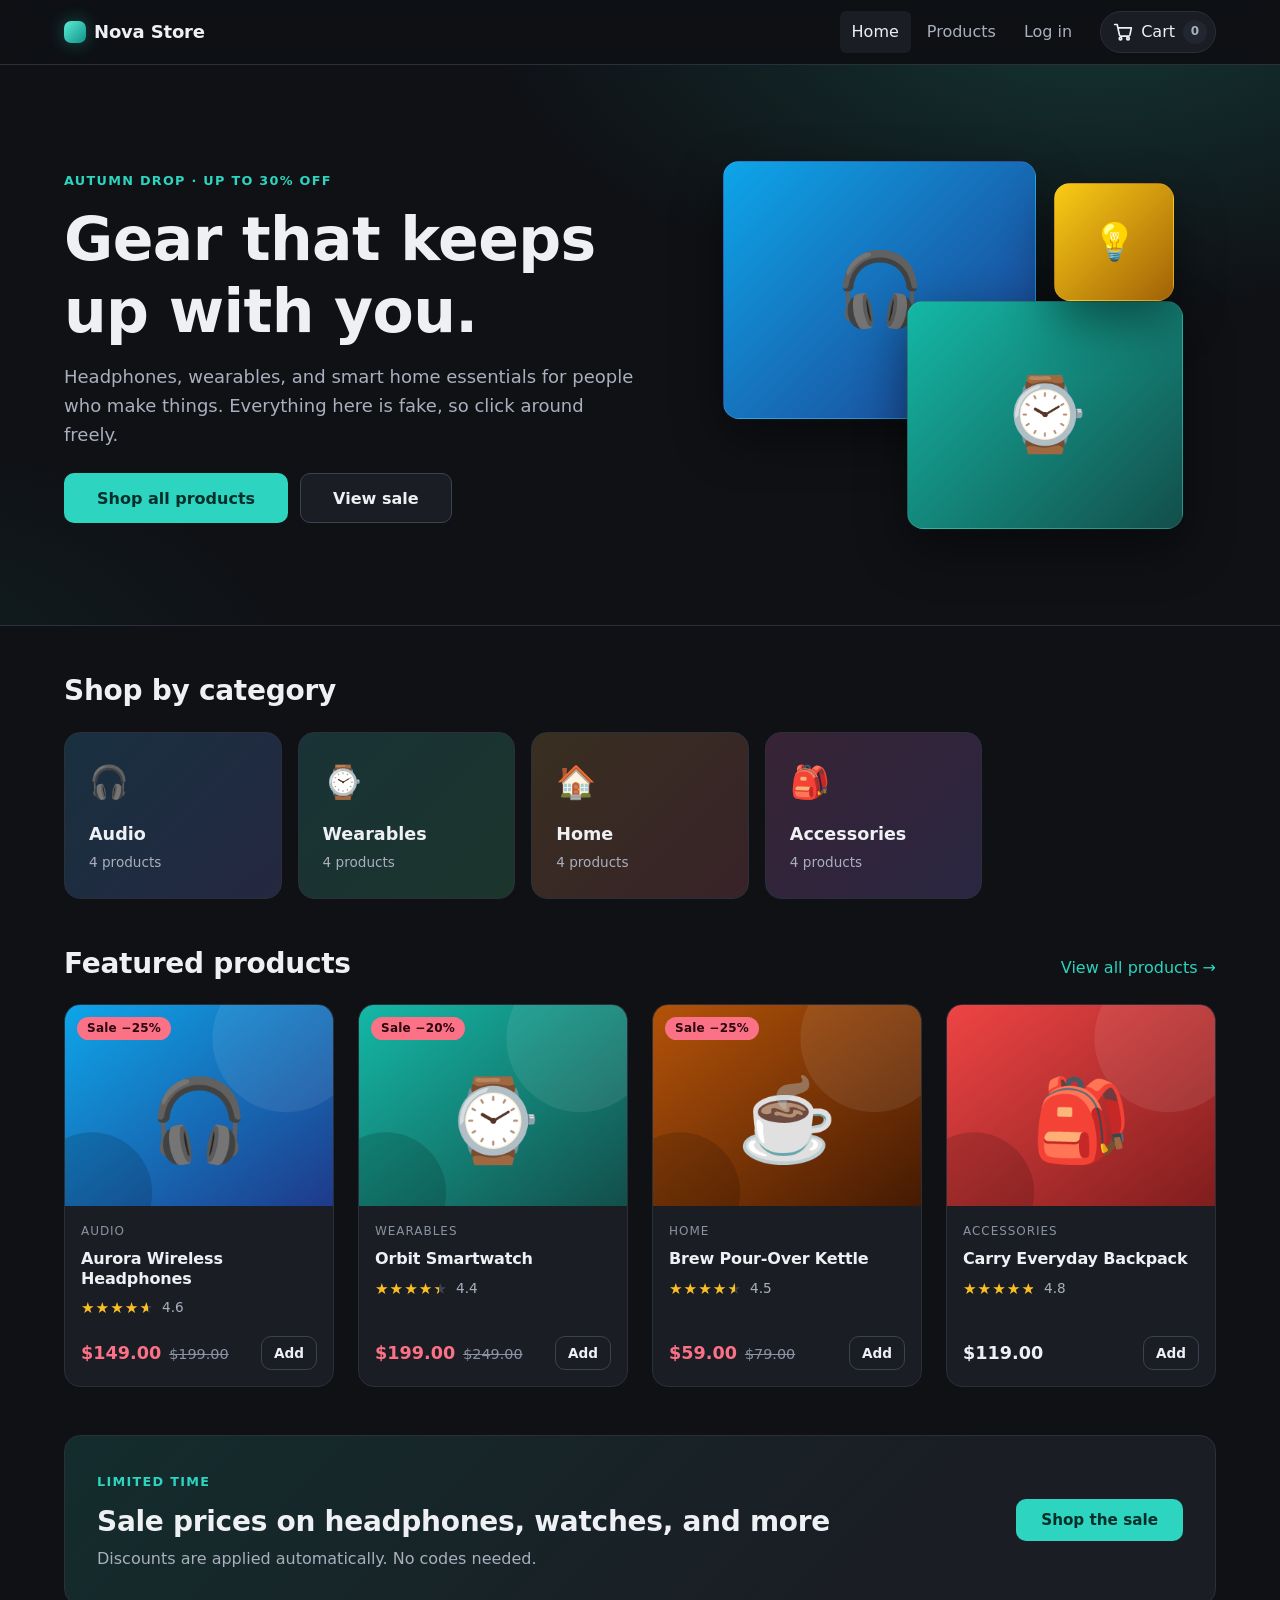
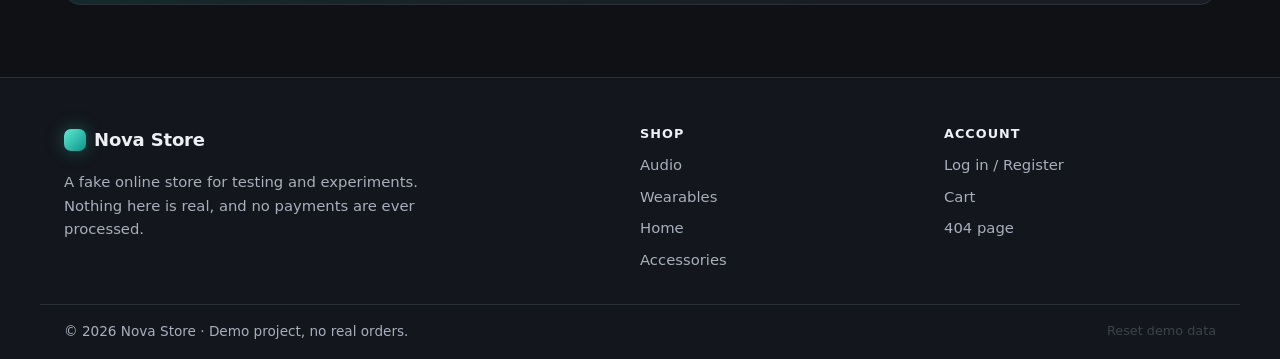
<file: index.html>
<!doctype html>
<html lang="en">
<head>
  <meta charset="utf-8">
  <meta name="viewport" content="width=device-width, initial-scale=1">
  <title>Nova Store · Gear for everyday life</title>
  <meta name="description" content="Nova Store: a fake online store for testing and experiments.">
  <link rel="icon" href="data:image/svg+xml,%3Csvg xmlns='http://www.w3.org/2000/svg' viewBox='0 0 32 32'%3E%3Crect width='32' height='32' rx='8' fill='%232dd4bf'/%3E%3C/svg%3E">
  <link rel="stylesheet" href="css/styles.css">
  <!-- Start of Async ProveSource Code --><script>!function(o,i){window.provesrc&&window.console&&console.error&&console.error("ProveSource is included twice in this page."),window.provesrc={dq:[],display:function(){this.dq.push(arguments)}},o._provesrcAsyncInit=function(){window.provesrc.init({apiKey:"eyJhbGciOiJIUzI1NiIsInR5cCI6IkpXVCJ9.eyJhY2NvdW50SWQiOiI2YWJlMzUxMDZiMDU1MmVmOGEzZDgzY2EiLCJpYXQiOjE3OTA4NTAzMjB9.gOWeePniEhOuP4D8gg_KBKywUUrsaMGTkSj6NBJ_EO4",v:"0.0.4"})};var r=i.createElement("script");r.type="text/javascript",r.async=!0,r["ch"+"ar"+"set"]="UTF-8",r.src="https://cdn.provesrc.com/provesrc.js";var e=i.getElementsByTagName("script")[0];e.parentNode.insertBefore(r,e)}(window,document);</script><!-- End of Async ProveSource Code -->
</head>
<body data-page="home">
  <header id="site-header" class="site-header"></header>

  <main id="main" tabindex="-1">
    <section class="hero" aria-labelledby="hero-title">
      <div class="container hero-inner">
        <div class="hero-copy">
          <p class="eyebrow">Autumn drop · up to 30% off</p>
          <h1 id="hero-title">Gear that keeps up with you.</h1>
          <p class="lead">Headphones, wearables, and smart home essentials for people who make things. Everything here is fake, so click around freely.</p>
          <div class="hero-actions">
            <a class="btn btn-primary btn-lg" href="products.html" data-testid="hero-shop-all">Shop all products</a>
            <a class="btn btn-secondary btn-lg" href="products.html?sale=1" data-testid="hero-shop-sale">View sale</a>
          </div>
        </div>
        <div class="hero-art" aria-hidden="true">
          <div class="hero-tile hero-tile-1">🎧</div>
          <div class="hero-tile hero-tile-2">⌚</div>
          <div class="hero-tile hero-tile-3">💡</div>
        </div>
      </div>
    </section>

    <section class="section container" aria-labelledby="categories-title">
      <div class="section-header">
        <h2 id="categories-title">Shop by category</h2>
      </div>
      <div id="category-grid" class="category-grid" data-testid="category-grid"></div>
    </section>

    <section class="section container" aria-labelledby="featured-title">
      <div class="section-header">
        <h2 id="featured-title">Featured products</h2>
        <a href="products.html" data-testid="view-all-products">View all products →</a>
      </div>
      <div id="featured-grid" class="product-grid" data-testid="featured-grid"></div>
    </section>

    <section class="section container" aria-labelledby="promo-title">
      <div class="card promo">
        <div>
          <p class="eyebrow">Limited time</p>
          <h2 id="promo-title">Sale prices on headphones, watches, and more</h2>
          <p class="muted">Discounts are applied automatically. No codes needed.</p>
        </div>
        <a class="btn btn-primary" href="products.html?sale=1" data-testid="promo-shop-sale">Shop the sale</a>
      </div>
    </section>
  </main>

  <footer id="site-footer" class="site-footer"></footer>

  <script src="js/storage.js"></script>
  <script src="js/products.js"></script>
  <script src="js/cart.js"></script>
  <script src="js/auth.js"></script>
  <script src="js/orders.js"></script>
  <script src="js/ui.js"></script>
  <script src="js/pages/home.js"></script>
</body>
</html>
</file>
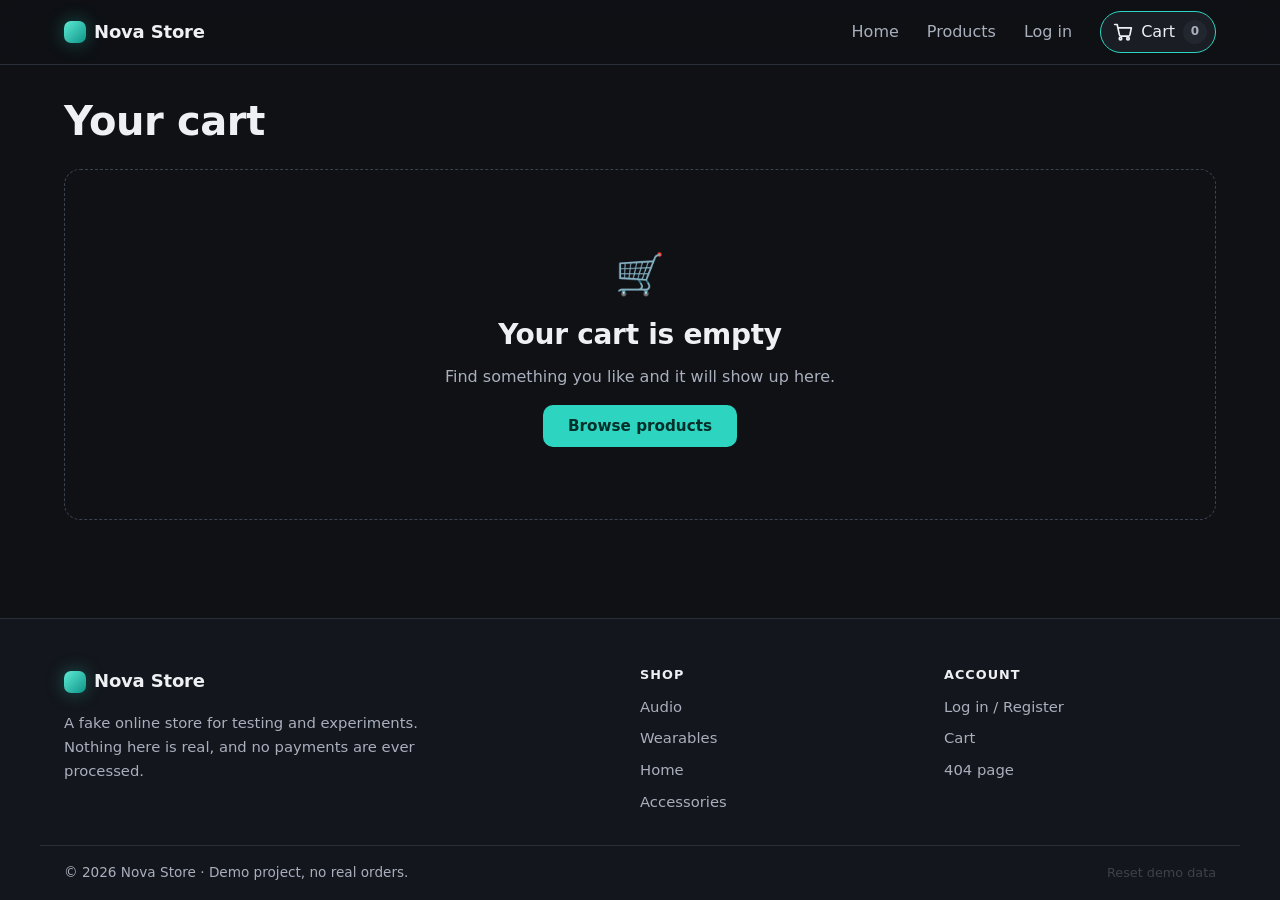
<file: cart.html>
<!doctype html>
<html lang="en">
<head>
  <meta charset="utf-8">
  <meta name="viewport" content="width=device-width, initial-scale=1">
  <title>Your cart · Nova Store</title>
  <link rel="icon" href="data:image/svg+xml,%3Csvg xmlns='http://www.w3.org/2000/svg' viewBox='0 0 32 32'%3E%3Crect width='32' height='32' rx='8' fill='%232dd4bf'/%3E%3C/svg%3E">
  <link rel="stylesheet" href="css/styles.css">
  <!-- Start of Async ProveSource Code --><script>!function(o,i){window.provesrc&&window.console&&console.error&&console.error("ProveSource is included twice in this page."),window.provesrc={dq:[],display:function(){this.dq.push(arguments)}},o._provesrcAsyncInit=function(){window.provesrc.init({apiKey:"eyJhbGciOiJIUzI1NiIsInR5cCI6IkpXVCJ9.eyJhY2NvdW50SWQiOiI2YWJlMzUxMDZiMDU1MmVmOGEzZDgzY2EiLCJpYXQiOjE3OTA4NTAzMjB9.gOWeePniEhOuP4D8gg_KBKywUUrsaMGTkSj6NBJ_EO4",v:"0.0.4"})};var r=i.createElement("script");r.type="text/javascript",r.async=!0,r["ch"+"ar"+"set"]="UTF-8",r.src="https://cdn.provesrc.com/provesrc.js";var e=i.getElementsByTagName("script")[0];e.parentNode.insertBefore(r,e)}(window,document);</script><!-- End of Async ProveSource Code -->
</head>
<body data-page="cart">
  <header id="site-header" class="site-header"></header>

  <main id="main" class="container page" tabindex="-1">
    <div class="page-header">
      <h1>Your cart</h1>
    </div>
    <!-- Filled in by js/pages/cart.js; re-renders on every cart change. -->
    <div id="cart-root" data-testid="cart-root"></div>
  </main>

  <footer id="site-footer" class="site-footer"></footer>

  <script src="js/storage.js"></script>
  <script src="js/products.js"></script>
  <script src="js/cart.js"></script>
  <script src="js/auth.js"></script>
  <script src="js/orders.js"></script>
  <script src="js/ui.js"></script>
  <script src="js/pages/cart.js"></script>
</body>
</html>
</file>
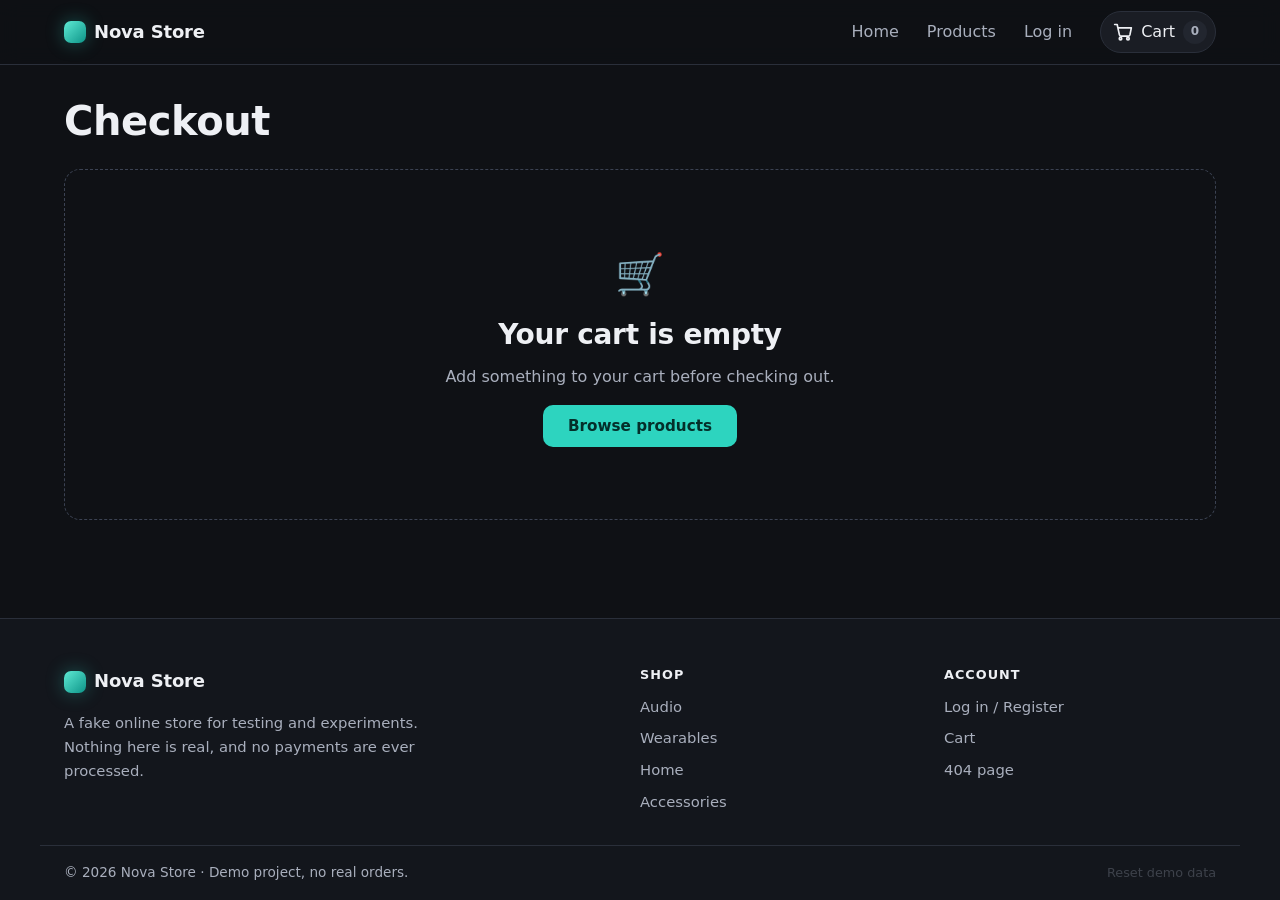
<file: checkout.html>
<!doctype html>
<html lang="en">
<head>
  <meta charset="utf-8">
  <meta name="viewport" content="width=device-width, initial-scale=1">
  <title>Checkout · Nova Store</title>
  <link rel="icon" href="data:image/svg+xml,%3Csvg xmlns='http://www.w3.org/2000/svg' viewBox='0 0 32 32'%3E%3Crect width='32' height='32' rx='8' fill='%232dd4bf'/%3E%3C/svg%3E">
  <link rel="stylesheet" href="css/styles.css">
  <!-- Start of Async ProveSource Code --><script>!function(o,i){window.provesrc&&window.console&&console.error&&console.error("ProveSource is included twice in this page."),window.provesrc={dq:[],display:function(){this.dq.push(arguments)}},o._provesrcAsyncInit=function(){window.provesrc.init({apiKey:"eyJhbGciOiJIUzI1NiIsInR5cCI6IkpXVCJ9.eyJhY2NvdW50SWQiOiI2YWJlMzUxMDZiMDU1MmVmOGEzZDgzY2EiLCJpYXQiOjE3OTA4NTAzMjB9.gOWeePniEhOuP4D8gg_KBKywUUrsaMGTkSj6NBJ_EO4",v:"0.0.4"})};var r=i.createElement("script");r.type="text/javascript",r.async=!0,r["ch"+"ar"+"set"]="UTF-8",r.src="https://cdn.provesrc.com/provesrc.js";var e=i.getElementsByTagName("script")[0];e.parentNode.insertBefore(r,e)}(window,document);</script><!-- End of Async ProveSource Code -->
</head>
<body data-page="checkout">
  <header id="site-header" class="site-header"></header>

  <main id="main" class="container page" tabindex="-1">
    <div class="page-header">
      <h1>Checkout</h1>
    </div>

    <div id="checkout-empty" class="empty-state" hidden data-testid="checkout-empty">
      <div class="empty-state-icon" aria-hidden="true">🛒</div>
      <h2>Your cart is empty</h2>
      <p>Add something to your cart before checking out.</p>
      <a class="btn btn-primary" href="products.html">Browse products</a>
    </div>

    <div id="checkout-content" class="checkout-layout">
      <form id="checkout-form" class="card checkout-form" novalidate data-testid="checkout-form">
        <div id="error-summary" class="alert alert-error" role="alert" tabindex="-1" hidden data-testid="error-summary"></div>

        <p id="login-hint" class="alert alert-info small" hidden>
          Have an account? <a href="login.html?next=checkout.html" data-testid="checkout-login-link">Log in</a> to save this order to your history.
        </p>

        <fieldset>
          <legend>Contact</legend>
          <div class="form-grid">
            <div class="field">
              <label for="fullName">Full name</label>
              <input id="fullName" name="fullName" type="text" autocomplete="name" required
                aria-describedby="fullName-error" data-testid="checkout-fullName">
              <p id="fullName-error" class="field-error" hidden data-testid="error-fullName"></p>
            </div>
            <div class="field">
              <label for="email">Email</label>
              <input id="email" name="email" type="email" autocomplete="email" required
                aria-describedby="email-error" data-testid="checkout-email">
              <p id="email-error" class="field-error" hidden data-testid="error-email"></p>
            </div>
          </div>
        </fieldset>

        <fieldset>
          <legend>Shipping address</legend>
          <div class="form-grid">
            <div class="field span-2">
              <label for="address">Street address</label>
              <input id="address" name="address" type="text" autocomplete="street-address" required
                aria-describedby="address-error" data-testid="checkout-address">
              <p id="address-error" class="field-error" hidden data-testid="error-address"></p>
            </div>
            <div class="field">
              <label for="city">City</label>
              <input id="city" name="city" type="text" autocomplete="address-level2" required
                aria-describedby="city-error" data-testid="checkout-city">
              <p id="city-error" class="field-error" hidden data-testid="error-city"></p>
            </div>
            <div class="field">
              <label for="zip">Postal code</label>
              <input id="zip" name="zip" type="text" autocomplete="postal-code" required
                aria-describedby="zip-error" data-testid="checkout-zip">
              <p id="zip-error" class="field-error" hidden data-testid="error-zip"></p>
            </div>
            <div class="field span-2">
              <label for="country">Country</label>
              <select id="country" name="country" autocomplete="country" required
                aria-describedby="country-error" data-testid="checkout-country">
                <option value="">Choose a country…</option>
                <option value="US">United States</option>
                <option value="CA">Canada</option>
                <option value="GB">United Kingdom</option>
                <option value="DE">Germany</option>
                <option value="FR">France</option>
                <option value="NL">Netherlands</option>
                <option value="AU">Australia</option>
                <option value="JP">Japan</option>
              </select>
              <p id="country-error" class="field-error" hidden data-testid="error-country"></p>
            </div>
          </div>
        </fieldset>

        <fieldset>
          <legend>Payment</legend>
          <p class="alert alert-info small">
            This is a demo. No real payment is made, so don't enter a real card.
            Use <code>4242 4242 4242 4242</code> to succeed or <code>4000 0000 0000 0002</code> to get a decline.
          </p>
          <div class="form-grid">
            <div class="field span-2">
              <label for="cardName">Name on card</label>
              <input id="cardName" name="cardName" type="text" autocomplete="off" required
                aria-describedby="cardName-error" data-testid="checkout-cardName">
              <p id="cardName-error" class="field-error" hidden data-testid="error-cardName"></p>
            </div>
            <div class="field span-2">
              <label for="cardNumber">Card number</label>
              <input id="cardNumber" name="cardNumber" type="text" inputmode="numeric" autocomplete="off"
                placeholder="4242 4242 4242 4242" required
                aria-describedby="cardNumber-error" data-testid="checkout-cardNumber">
              <p id="cardNumber-error" class="field-error" hidden data-testid="error-cardNumber"></p>
            </div>
            <div class="field">
              <label for="cardExpiry">Expiry (MM/YY)</label>
              <input id="cardExpiry" name="cardExpiry" type="text" inputmode="numeric" autocomplete="off"
                placeholder="08/29" required
                aria-describedby="cardExpiry-error" data-testid="checkout-cardExpiry">
              <p id="cardExpiry-error" class="field-error" hidden data-testid="error-cardExpiry"></p>
            </div>
            <div class="field">
              <label for="cardCvc">Security code (CVC)</label>
              <input id="cardCvc" name="cardCvc" type="text" inputmode="numeric" autocomplete="off"
                placeholder="123" required
                aria-describedby="cardCvc-error" data-testid="checkout-cardCvc">
              <p id="cardCvc-error" class="field-error" hidden data-testid="error-cardCvc"></p>
            </div>
          </div>
        </fieldset>

        <button type="submit" id="place-order" class="btn btn-primary btn-lg btn-block" data-testid="place-order-button">
          Place order
        </button>
      </form>

      <aside id="checkout-summary" class="card order-summary" aria-labelledby="summary-title" data-testid="checkout-summary"></aside>
    </div>
  </main>

  <footer id="site-footer" class="site-footer"></footer>

  <script src="js/storage.js"></script>
  <script src="js/products.js"></script>
  <script src="js/cart.js"></script>
  <script src="js/auth.js"></script>
  <script src="js/orders.js"></script>
  <script src="js/ui.js"></script>
  <script src="js/pages/checkout.js"></script>
</body>
</html>
</file>
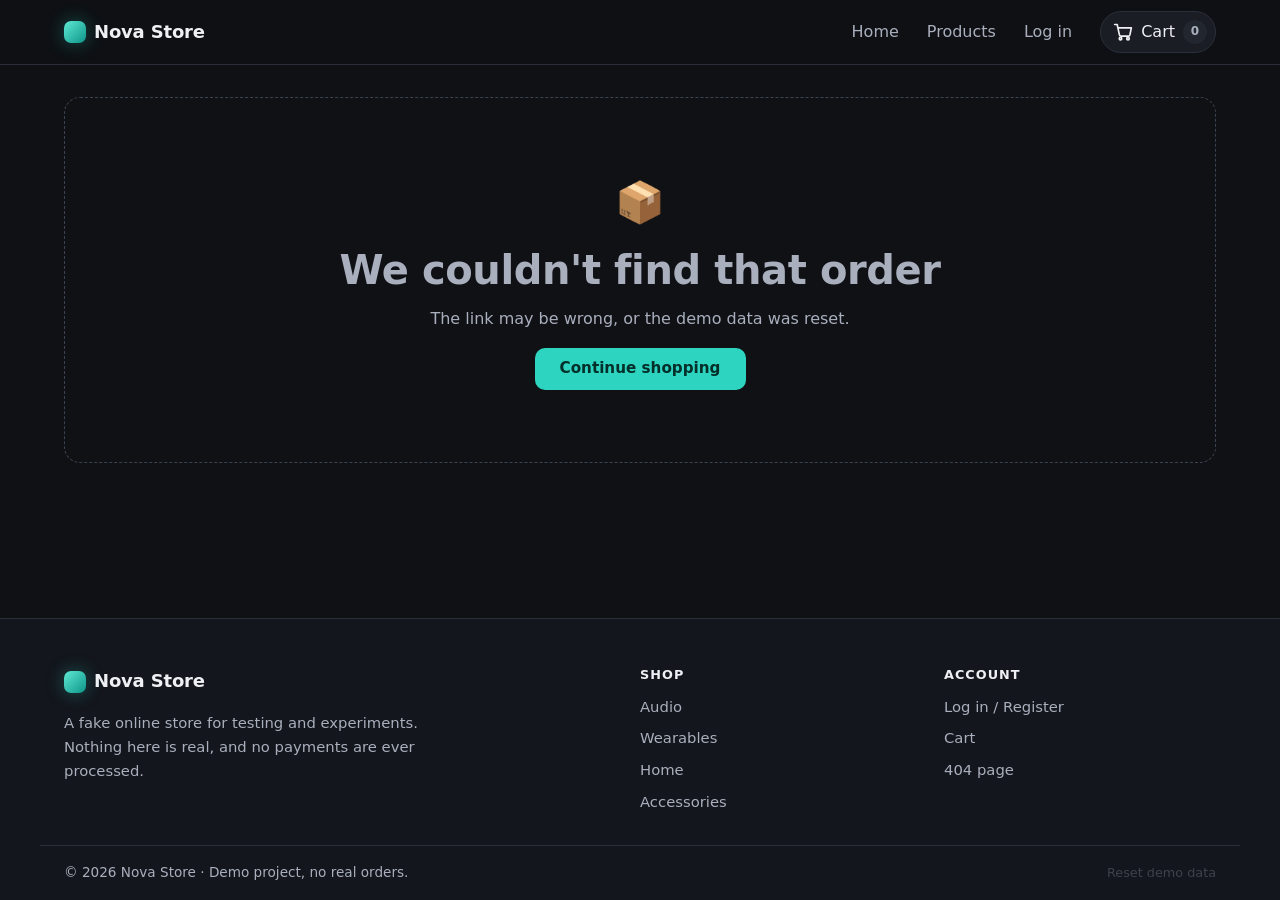
<file: confirmation.html>
<!doctype html>
<html lang="en">
<head>
  <meta charset="utf-8">
  <meta name="viewport" content="width=device-width, initial-scale=1">
  <title>Order confirmed · Nova Store</title>
  <link rel="icon" href="data:image/svg+xml,%3Csvg xmlns='http://www.w3.org/2000/svg' viewBox='0 0 32 32'%3E%3Crect width='32' height='32' rx='8' fill='%232dd4bf'/%3E%3C/svg%3E">
  <link rel="stylesheet" href="css/styles.css">
  <!-- Start of Async ProveSource Code --><script>!function(o,i){window.provesrc&&window.console&&console.error&&console.error("ProveSource is included twice in this page."),window.provesrc={dq:[],display:function(){this.dq.push(arguments)}},o._provesrcAsyncInit=function(){window.provesrc.init({apiKey:"eyJhbGciOiJIUzI1NiIsInR5cCI6IkpXVCJ9.eyJhY2NvdW50SWQiOiI2YWJlMzUxMDZiMDU1MmVmOGEzZDgzY2EiLCJpYXQiOjE3OTA4NTAzMjB9.gOWeePniEhOuP4D8gg_KBKywUUrsaMGTkSj6NBJ_EO4",v:"0.0.4"})};var r=i.createElement("script");r.type="text/javascript",r.async=!0,r["ch"+"ar"+"set"]="UTF-8",r.src="https://cdn.provesrc.com/provesrc.js";var e=i.getElementsByTagName("script")[0];e.parentNode.insertBefore(r,e)}(window,document);</script><!-- End of Async ProveSource Code -->
</head>
<body data-page="confirmation">
  <header id="site-header" class="site-header"></header>

  <main id="main" class="container page" tabindex="-1">
    <!-- Filled in by js/pages/confirmation.js from ?order=... -->
    <div id="confirmation-root" data-testid="confirmation-root"></div>
  </main>

  <footer id="site-footer" class="site-footer"></footer>

  <script src="js/storage.js"></script>
  <script src="js/products.js"></script>
  <script src="js/cart.js"></script>
  <script src="js/auth.js"></script>
  <script src="js/orders.js"></script>
  <script src="js/ui.js"></script>
  <script src="js/pages/confirmation.js"></script>
</body>
</html>
</file>
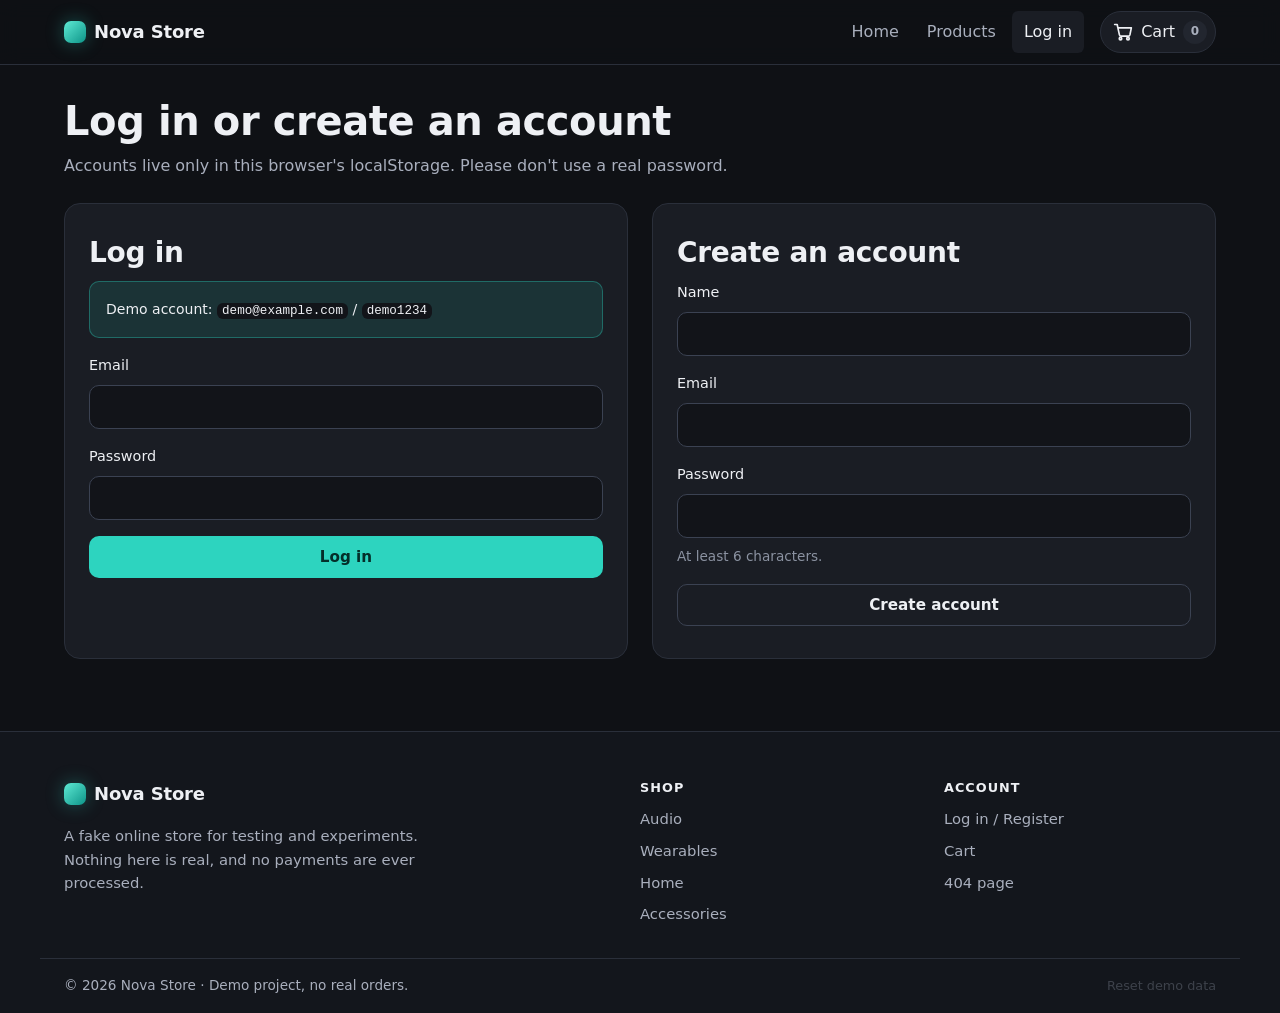
<file: login.html>
<!doctype html>
<html lang="en">
<head>
  <meta charset="utf-8">
  <meta name="viewport" content="width=device-width, initial-scale=1">
  <title>Account · Nova Store</title>
  <link rel="icon" href="data:image/svg+xml,%3Csvg xmlns='http://www.w3.org/2000/svg' viewBox='0 0 32 32'%3E%3Crect width='32' height='32' rx='8' fill='%232dd4bf'/%3E%3C/svg%3E">
  <link rel="stylesheet" href="css/styles.css">
  <!-- Start of Async ProveSource Code --><script>!function(o,i){window.provesrc&&window.console&&console.error&&console.error("ProveSource is included twice in this page."),window.provesrc={dq:[],display:function(){this.dq.push(arguments)}},o._provesrcAsyncInit=function(){window.provesrc.init({apiKey:"eyJhbGciOiJIUzI1NiIsInR5cCI6IkpXVCJ9.eyJhY2NvdW50SWQiOiI2YWJlMzUxMDZiMDU1MmVmOGEzZDgzY2EiLCJpYXQiOjE3OTA4NTAzMjB9.gOWeePniEhOuP4D8gg_KBKywUUrsaMGTkSj6NBJ_EO4",v:"0.0.4"})};var r=i.createElement("script");r.type="text/javascript",r.async=!0,r["ch"+"ar"+"set"]="UTF-8",r.src="https://cdn.provesrc.com/provesrc.js";var e=i.getElementsByTagName("script")[0];e.parentNode.insertBefore(r,e)}(window,document);</script><!-- End of Async ProveSource Code -->
</head>
<body data-page="login">
  <header id="site-header" class="site-header"></header>

  <main id="main" class="container page" tabindex="-1">
    <!-- Shown when logged in -->
    <section id="account-panel" class="card account-panel" hidden aria-labelledby="account-title" data-testid="account-panel">
      <p class="eyebrow">Your account</p>
      <h1 id="account-title" tabindex="-1">Logged in as <span data-testid="account-name"></span></h1>
      <p class="muted" data-testid="account-email"></p>
      <div class="account-actions">
        <a class="btn btn-primary" href="products.html">Continue shopping</a>
        <button type="button" id="logout-button" class="btn btn-secondary" data-testid="logout-button">Log out</button>
      </div>
      <h2 class="h3">Order history</h2>
      <ul id="order-history" class="order-history" data-testid="order-history"></ul>
      <p id="order-history-empty" class="muted" hidden data-testid="order-history-empty">No orders yet. Orders you place while logged in will show up here.</p>
    </section>

    <!-- Shown when logged out -->
    <div id="auth-forms" hidden>
      <div class="page-header">
        <h1>Log in or create an account</h1>
        <p class="muted">Accounts live only in this browser's localStorage. Please don't use a real password.</p>
      </div>

      <div class="auth-layout">
        <section class="card auth-card" aria-labelledby="login-title">
          <h2 id="login-title">Log in</h2>
          <form id="login-form" novalidate data-testid="login-form">
            <p class="alert alert-info small">Demo account: <code>demo@example.com</code> / <code>demo1234</code></p>
            <div id="login-form-error" class="alert alert-error" role="alert" hidden data-testid="login-error"></div>
            <div class="field">
              <label for="login-email">Email</label>
              <input id="login-email" name="email" type="email" autocomplete="username" required
                aria-describedby="login-email-error" data-testid="login-email">
              <p id="login-email-error" class="field-error" hidden></p>
            </div>
            <div class="field">
              <label for="login-password">Password</label>
              <input id="login-password" name="password" type="password" autocomplete="current-password" required
                aria-describedby="login-password-error" data-testid="login-password">
              <p id="login-password-error" class="field-error" hidden></p>
            </div>
            <button type="submit" class="btn btn-primary btn-block" data-testid="login-submit">Log in</button>
          </form>
        </section>

        <section class="card auth-card" aria-labelledby="register-title">
          <h2 id="register-title">Create an account</h2>
          <form id="register-form" novalidate data-testid="register-form">
            <div id="register-form-error" class="alert alert-error" role="alert" hidden data-testid="register-error"></div>
            <div class="field">
              <label for="register-name">Name</label>
              <input id="register-name" name="name" type="text" autocomplete="name" required
                aria-describedby="register-name-error" data-testid="register-name">
              <p id="register-name-error" class="field-error" hidden></p>
            </div>
            <div class="field">
              <label for="register-email">Email</label>
              <input id="register-email" name="email" type="email" autocomplete="email" required
                aria-describedby="register-email-error" data-testid="register-email">
              <p id="register-email-error" class="field-error" hidden></p>
            </div>
            <div class="field">
              <label for="register-password">Password</label>
              <input id="register-password" name="password" type="password" autocomplete="new-password" required
                aria-describedby="register-password-hint register-password-error" data-testid="register-password">
              <p id="register-password-hint" class="field-hint">At least 6 characters.</p>
              <p id="register-password-error" class="field-error" hidden></p>
            </div>
            <button type="submit" class="btn btn-secondary btn-block" data-testid="register-submit">Create account</button>
          </form>
        </section>
      </div>
    </div>
  </main>

  <footer id="site-footer" class="site-footer"></footer>

  <script src="js/storage.js"></script>
  <script src="js/products.js"></script>
  <script src="js/cart.js"></script>
  <script src="js/auth.js"></script>
  <script src="js/orders.js"></script>
  <script src="js/ui.js"></script>
  <script src="js/pages/login.js"></script>
</body>
</html>
</file>
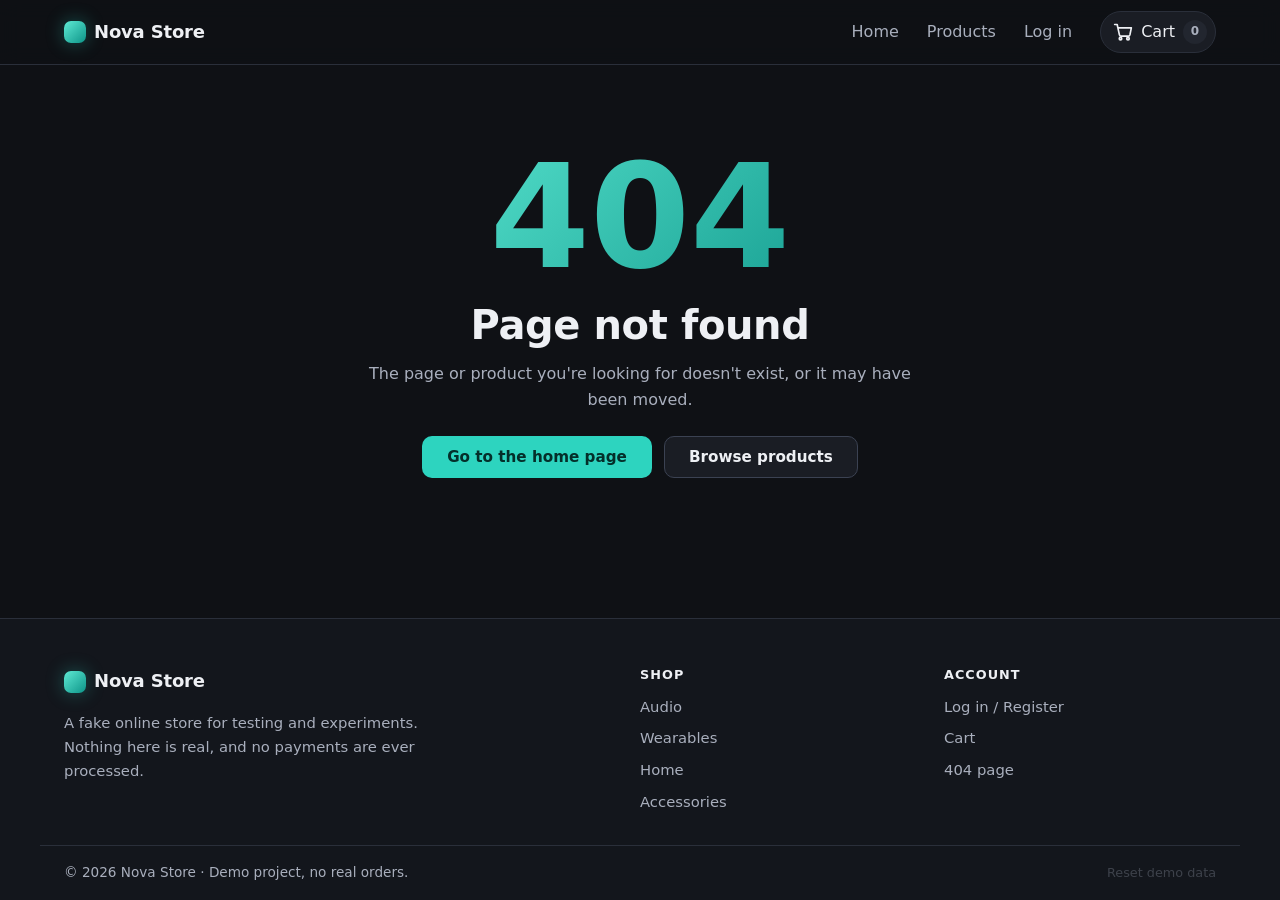
<file: product.html>
<!doctype html>
<html lang="en">
<head>
  <meta charset="utf-8">
  <meta name="viewport" content="width=device-width, initial-scale=1">
  <title>Product · Nova Store</title>
  <link rel="icon" href="data:image/svg+xml,%3Csvg xmlns='http://www.w3.org/2000/svg' viewBox='0 0 32 32'%3E%3Crect width='32' height='32' rx='8' fill='%232dd4bf'/%3E%3C/svg%3E">
  <link rel="stylesheet" href="css/styles.css">
  <!-- Start of Async ProveSource Code --><script>!function(o,i){window.provesrc&&window.console&&console.error&&console.error("ProveSource is included twice in this page."),window.provesrc={dq:[],display:function(){this.dq.push(arguments)}},o._provesrcAsyncInit=function(){window.provesrc.init({apiKey:"eyJhbGciOiJIUzI1NiIsInR5cCI6IkpXVCJ9.eyJhY2NvdW50SWQiOiI2YWJlMzUxMDZiMDU1MmVmOGEzZDgzY2EiLCJpYXQiOjE3OTA4NTAzMjB9.gOWeePniEhOuP4D8gg_KBKywUUrsaMGTkSj6NBJ_EO4",v:"0.0.4"})};var r=i.createElement("script");r.type="text/javascript",r.async=!0,r["ch"+"ar"+"set"]="UTF-8",r.src="https://cdn.provesrc.com/provesrc.js";var e=i.getElementsByTagName("script")[0];e.parentNode.insertBefore(r,e)}(window,document);</script><!-- End of Async ProveSource Code -->
</head>
<body data-page="product">
  <header id="site-header" class="site-header"></header>

  <main id="main" class="container page" tabindex="-1">
    <!-- Filled in by js/pages/product.js from ?id=... -->
    <div id="product-root" data-testid="product-root"></div>

    <section id="related" class="section" aria-labelledby="related-title" hidden>
      <div class="section-header">
        <h2 id="related-title">You might also like</h2>
      </div>
      <div id="related-grid" class="product-grid" data-testid="related-grid"></div>
    </section>
  </main>

  <footer id="site-footer" class="site-footer"></footer>

  <script src="js/storage.js"></script>
  <script src="js/products.js"></script>
  <script src="js/cart.js"></script>
  <script src="js/auth.js"></script>
  <script src="js/orders.js"></script>
  <script src="js/ui.js"></script>
  <script src="js/pages/product.js"></script>
</body>
</html>
</file>
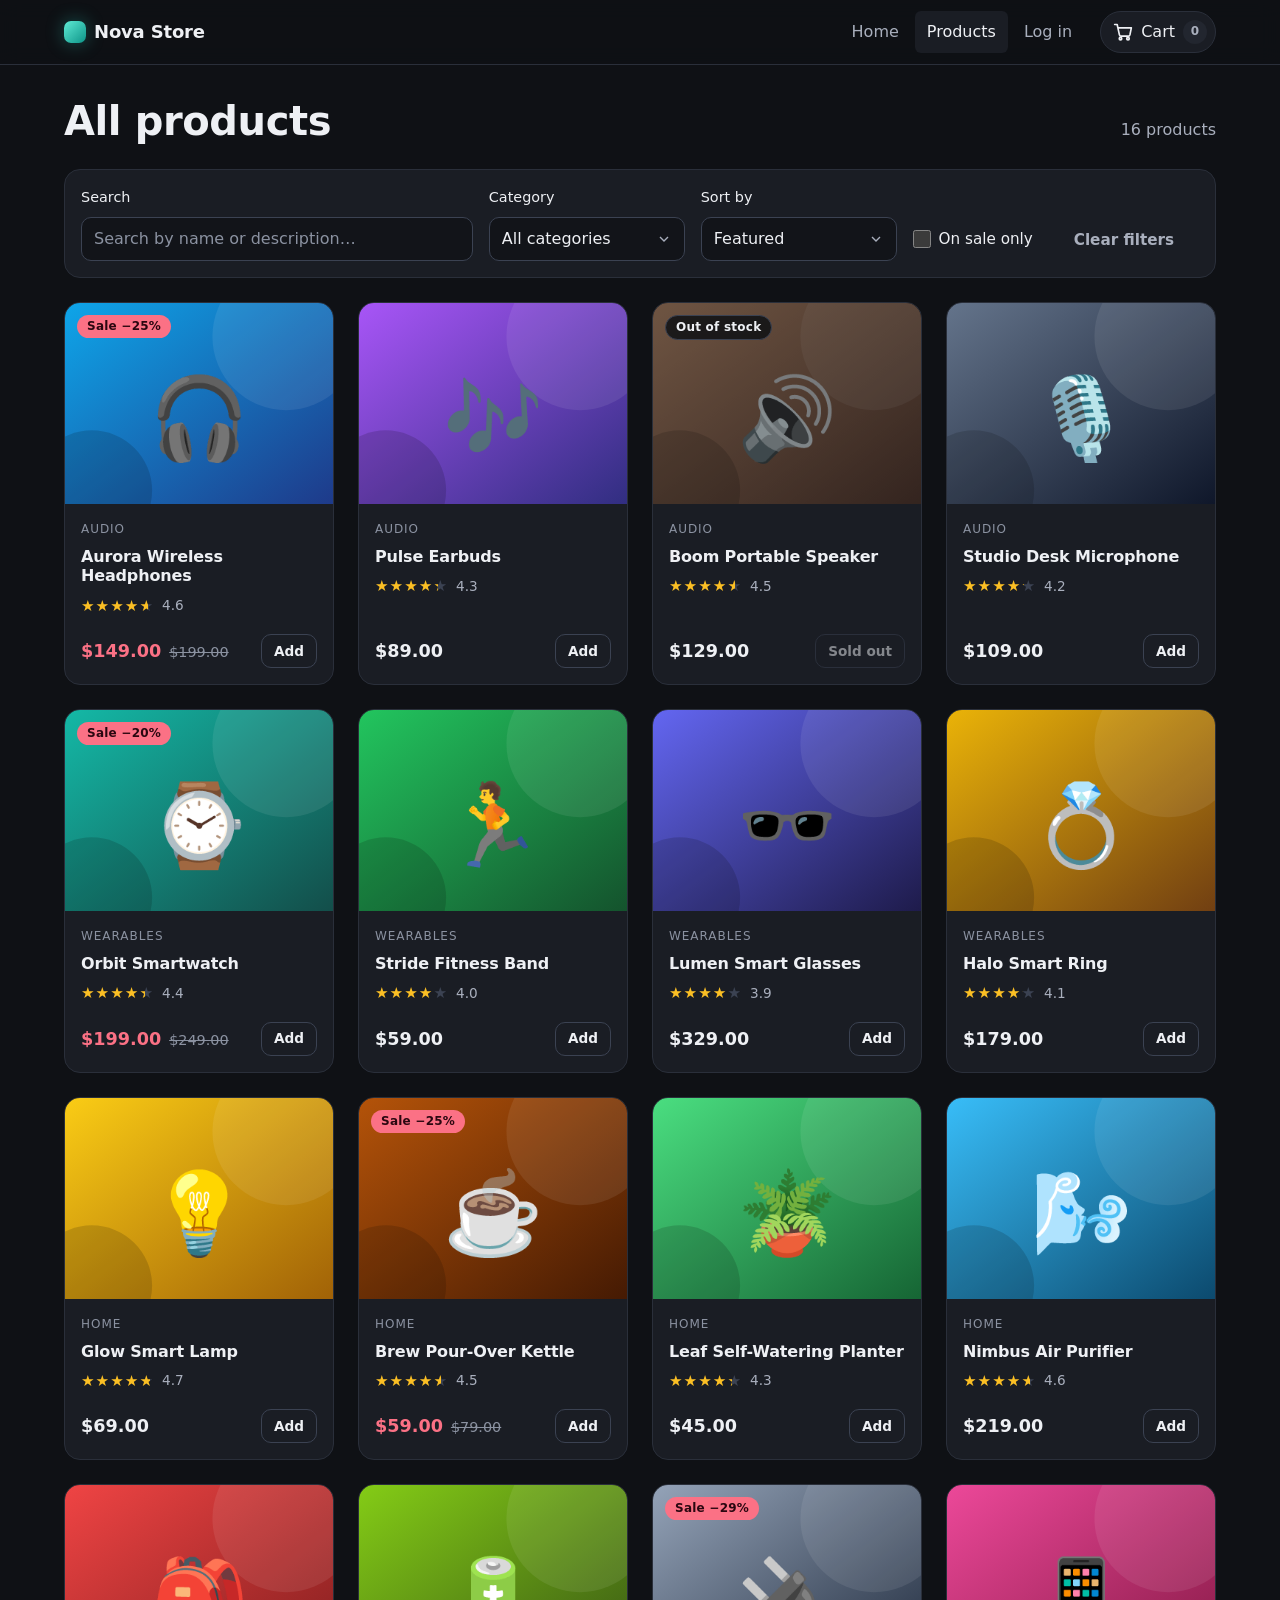
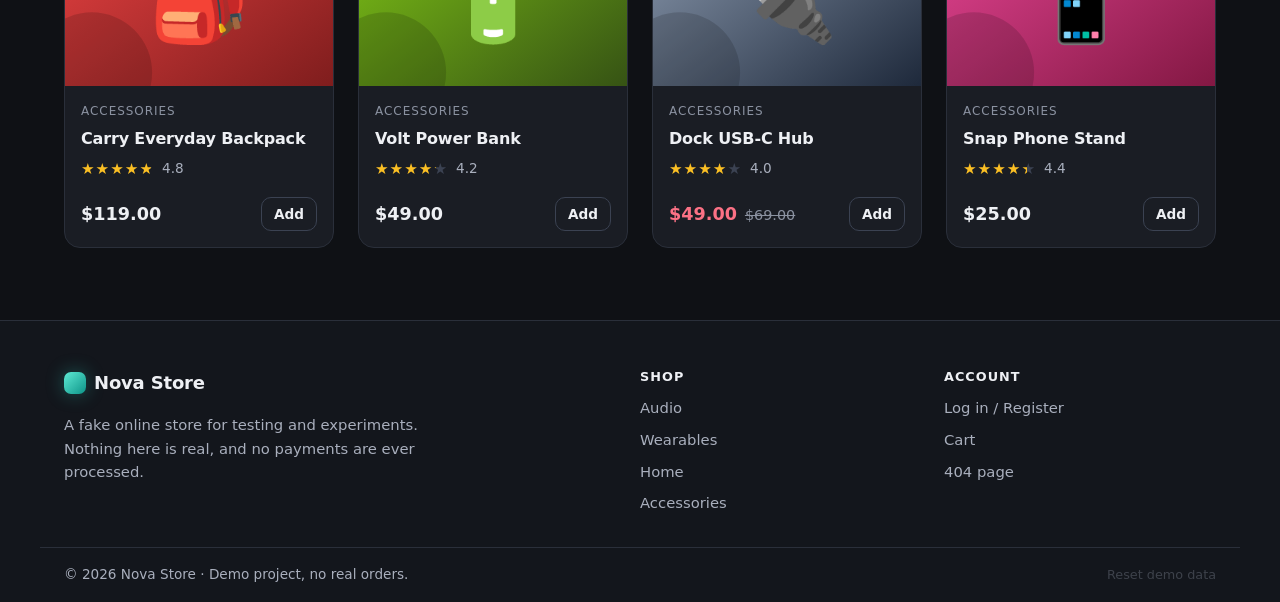
<file: products.html>
<!doctype html>
<html lang="en">
<head>
  <meta charset="utf-8">
  <meta name="viewport" content="width=device-width, initial-scale=1">
  <title>All products · Nova Store</title>
  <link rel="icon" href="data:image/svg+xml,%3Csvg xmlns='http://www.w3.org/2000/svg' viewBox='0 0 32 32'%3E%3Crect width='32' height='32' rx='8' fill='%232dd4bf'/%3E%3C/svg%3E">
  <link rel="stylesheet" href="css/styles.css">
  <!-- Start of Async ProveSource Code --><script>!function(o,i){window.provesrc&&window.console&&console.error&&console.error("ProveSource is included twice in this page."),window.provesrc={dq:[],display:function(){this.dq.push(arguments)}},o._provesrcAsyncInit=function(){window.provesrc.init({apiKey:"eyJhbGciOiJIUzI1NiIsInR5cCI6IkpXVCJ9.eyJhY2NvdW50SWQiOiI2YWJlMzUxMDZiMDU1MmVmOGEzZDgzY2EiLCJpYXQiOjE3OTA4NTAzMjB9.gOWeePniEhOuP4D8gg_KBKywUUrsaMGTkSj6NBJ_EO4",v:"0.0.4"})};var r=i.createElement("script");r.type="text/javascript",r.async=!0,r["ch"+"ar"+"set"]="UTF-8",r.src="https://cdn.provesrc.com/provesrc.js";var e=i.getElementsByTagName("script")[0];e.parentNode.insertBefore(r,e)}(window,document);</script><!-- End of Async ProveSource Code -->
</head>
<body data-page="products">
  <header id="site-header" class="site-header"></header>

  <main id="main" class="container page" tabindex="-1">
    <div class="page-header">
      <h1 id="page-title" data-testid="page-title">All products</h1>
      <p id="result-count" class="muted" aria-live="polite" data-testid="result-count"></p>
    </div>

    <form id="filters" class="card filters" role="search" aria-label="Filter products" data-testid="filters">
      <div class="field field-search">
        <label for="search">Search</label>
        <input id="search" name="q" type="search" placeholder="Search by name or description…" autocomplete="off" data-testid="search-input">
      </div>
      <div class="field">
        <label for="category">Category</label>
        <select id="category" name="category" data-testid="category-filter">
          <option value="">All categories</option>
        </select>
      </div>
      <div class="field">
        <label for="sort">Sort by</label>
        <select id="sort" name="sort" data-testid="sort-select">
          <option value="featured">Featured</option>
          <option value="price-asc">Price: low to high</option>
          <option value="price-desc">Price: high to low</option>
          <option value="name-asc">Name: A to Z</option>
          <option value="name-desc">Name: Z to A</option>
        </select>
      </div>
      <label class="checkbox">
        <input id="on-sale" name="sale" type="checkbox" data-testid="sale-filter">
        On sale only
      </label>
      <button type="reset" class="btn btn-ghost" data-testid="reset-filters">Clear filters</button>
    </form>

    <div id="product-grid" class="product-grid" data-testid="product-grid"></div>

    <div id="empty-state" class="empty-state" hidden data-testid="no-results">
      <div class="empty-state-icon" aria-hidden="true">🔍</div>
      <h2>No products match your filters</h2>
      <p>Try a different search term or category.</p>
      <button type="button" id="empty-reset" class="btn btn-secondary">Clear filters</button>
    </div>
  </main>

  <footer id="site-footer" class="site-footer"></footer>

  <script src="js/storage.js"></script>
  <script src="js/products.js"></script>
  <script src="js/cart.js"></script>
  <script src="js/auth.js"></script>
  <script src="js/orders.js"></script>
  <script src="js/ui.js"></script>
  <script src="js/pages/products.js"></script>
</body>
</html>
</file>
<file: css/styles.css>
/* ==========================================================================
   Nova Store — styles.css
   --------------------------------------------------------------------------
   1.  Theme tokens        <- change colors, spacing, radii here
   2.  Base
   3.  Layout
   4.  Header & navigation
   5.  Footer
   6.  Buttons
   7.  Forms
   8.  Cards, badges, prices, ratings
   9.  Pages: home, products, product detail, cart, checkout, auth,
       confirmation, 404
   10. Toasts
   11. Utilities & reduced motion
   ========================================================================== */


/* 1. Theme tokens ========================================================== */

:root {
  /* Surfaces */
  --color-bg: #0f1115;
  --color-bg-elevated: #13161c;
  --color-surface: #1a1d24;
  --color-surface-hover: #22262f;
  --color-surface-inset: #121419;
  --color-border: #2a2f3a;
  --color-border-strong: #3b4252;

  /* Text */
  --color-text: #eef0f4;
  --color-text-muted: #a9afbd;
  --color-text-subtle: #8b92a1;

  /* Accent (buttons, links, focus). Swap these to re-theme. */
  --color-accent: #2dd4bf;
  --color-accent-hover: #5eead4;
  --color-accent-strong: #0d9488;
  --color-accent-soft: rgba(45, 212, 191, 0.12);
  --color-on-accent: #042f2a;

  /* Status */
  --color-danger: #f87171;
  --color-danger-soft: rgba(248, 113, 113, 0.12);
  --color-success: #4ade80;
  --color-success-soft: rgba(74, 222, 128, 0.12);
  --color-warning: #fbbf24;
  --color-sale: #fb7185;
  --color-on-sale: #2b0710;

  /* Typography */
  --font-sans: system-ui, -apple-system, "Segoe UI", Roboto, "Helvetica Neue", Arial, sans-serif;
  --font-mono: ui-monospace, SFMono-Regular, Menlo, Consolas, monospace;

  /* Spacing scale */
  --space-1: 0.25rem;
  --space-2: 0.5rem;
  --space-3: 0.75rem;
  --space-4: 1rem;
  --space-5: 1.5rem;
  --space-6: 2rem;
  --space-7: 3rem;
  --space-8: 4.5rem;

  /* Radii */
  --radius-sm: 6px;
  --radius-md: 10px;
  --radius-lg: 16px;
  --radius-pill: 999px;

  /* Effects */
  --shadow-md: 0 8px 24px rgba(0, 0, 0, 0.35);
  --shadow-lg: 0 20px 50px rgba(0, 0, 0, 0.45);
  --focus-ring: 0 0 0 3px rgba(45, 212, 191, 0.45);
  --transition-fast: 150ms ease;
  --transition: 220ms ease;

  /* Layout */
  --container-width: 1200px;
  --header-height: 64px;

  color-scheme: dark;
}


/* 2. Base ================================================================== */

*,
*::before,
*::after {
  box-sizing: border-box;
}

html {
  -webkit-text-size-adjust: 100%;
  scroll-padding-top: calc(var(--header-height) + var(--space-4));
}

body {
  margin: 0;
  min-height: 100vh;
  display: flex;
  flex-direction: column;
  background: var(--color-bg);
  color: var(--color-text);
  font-family: var(--font-sans);
  font-size: 1rem;
  line-height: 1.6;
  -webkit-font-smoothing: antialiased;
}

main {
  flex: 1;
}

main:focus {
  outline: none;
}

img {
  display: block;
  max-width: 100%;
  height: auto;
}

h1,
h2,
h3 {
  margin: 0 0 var(--space-3);
  line-height: 1.2;
  letter-spacing: -0.01em;
}

h1 { font-size: clamp(1.75rem, 1.3rem + 2vw, 2.5rem); }
h2 { font-size: clamp(1.3rem, 1.1rem + 1vw, 1.75rem); }
h3,
.h3 { font-size: 1.1rem; }

p {
  margin: 0 0 var(--space-4);
}

a {
  color: var(--color-accent);
  text-decoration: none;
  transition: color var(--transition-fast);
}

a:hover {
  color: var(--color-accent-hover);
  text-decoration: underline;
  text-underline-offset: 3px;
}

:focus-visible {
  outline: 2px solid var(--color-accent);
  outline-offset: 2px;
}

code {
  font-family: var(--font-mono);
  font-size: 0.9em;
  padding: 0.1em 0.4em;
  border-radius: var(--radius-sm);
  background: var(--color-surface-inset);
  color: var(--color-text);
}

::selection {
  background: var(--color-accent);
  color: var(--color-on-accent);
}


/* 3. Layout ================================================================ */

.container {
  width: 100%;
  max-width: var(--container-width);
  margin-inline: auto;
  padding-inline: var(--space-4);
}

@media (min-width: 768px) {
  .container { padding-inline: var(--space-5); }
}

.page {
  padding-block: var(--space-6) var(--space-8);
}

.section {
  padding-block: var(--space-7) 0;
}

.section:last-child {
  padding-bottom: var(--space-8);
}

.section-header,
.page-header {
  display: flex;
  flex-wrap: wrap;
  align-items: baseline;
  justify-content: space-between;
  gap: var(--space-2) var(--space-4);
  margin-bottom: var(--space-5);
}

.section-header h2,
.page-header h1 {
  margin: 0;
}

.page-header p {
  margin: 0;
}


/* 4. Header & navigation =================================================== */

.site-header {
  position: sticky;
  top: 0;
  z-index: 50;
  background: color-mix(in srgb, var(--color-bg) 85%, transparent);
  backdrop-filter: saturate(140%) blur(10px);
  -webkit-backdrop-filter: saturate(140%) blur(10px);
  border-bottom: 1px solid var(--color-border);
}

.skip-link {
  position: absolute;
  top: -100px;
  left: var(--space-4);
  z-index: 100;
  padding: var(--space-2) var(--space-4);
  border-radius: var(--radius-md);
  background: var(--color-accent);
  color: var(--color-on-accent);
  font-weight: 600;
}

.skip-link:focus {
  top: var(--space-2);
  color: var(--color-on-accent);
}

.header-inner {
  display: flex;
  flex-wrap: wrap;
  align-items: center;
  gap: var(--space-2) var(--space-4);
  min-height: var(--header-height);
}

.logo {
  display: inline-flex;
  align-items: center;
  gap: var(--space-2);
  color: var(--color-text);
  font-size: 1.125rem;
  font-weight: 700;
  letter-spacing: -0.01em;
}

.logo:hover {
  color: var(--color-text);
  text-decoration: none;
}

.logo-mark {
  width: 22px;
  height: 22px;
  border-radius: 7px;
  background: linear-gradient(135deg, var(--color-accent-hover), var(--color-accent-strong));
  box-shadow: 0 0 18px rgba(45, 212, 191, 0.35);
}

.site-nav {
  margin-left: auto;
}

.nav-list {
  display: flex;
  align-items: center;
  gap: var(--space-1);
  margin: 0;
  padding: 0;
  list-style: none;
}

.nav-list a {
  display: block;
  padding: var(--space-2) var(--space-3);
  border-radius: var(--radius-sm);
  color: var(--color-text-muted);
  font-weight: 500;
  transition: color var(--transition-fast), background-color var(--transition-fast);
}

.nav-list a:hover,
.nav-list a[aria-current="page"] {
  background: var(--color-surface);
  color: var(--color-text);
  text-decoration: none;
}

.user-indicator strong {
  color: var(--color-accent);
  font-weight: 600;
}

.header-actions {
  display: flex;
  align-items: center;
  gap: var(--space-2);
}

.cart-link {
  display: inline-flex;
  align-items: center;
  gap: var(--space-2);
  padding: var(--space-1) var(--space-2) var(--space-1) var(--space-3);
  min-height: 42px;
  border: 1px solid var(--color-border);
  border-radius: var(--radius-pill);
  background: var(--color-surface);
  color: var(--color-text);
  font-weight: 500;
  transition: border-color var(--transition-fast);
}

.cart-link:hover,
.cart-link[aria-current="page"] {
  border-color: var(--color-accent);
  color: var(--color-text);
  text-decoration: none;
}

.cart-link svg {
  width: 20px;
  height: 20px;
}

.cart-badge {
  display: inline-grid;
  place-items: center;
  min-width: 24px;
  height: 24px;
  padding: 0 7px;
  border-radius: var(--radius-pill);
  background: var(--color-accent);
  color: var(--color-on-accent);
  font-size: 0.75rem;
  font-weight: 700;
}

.cart-badge.is-empty {
  background: var(--color-surface-hover);
  color: var(--color-text-muted);
}

.cart-badge.is-bumped {
  animation: bump 320ms ease;
}

@keyframes bump {
  50% { transform: scale(1.3); }
}

.nav-toggle {
  display: none;
}

.nav-toggle-icon,
.nav-toggle-icon::before,
.nav-toggle-icon::after {
  display: block;
  position: relative;
  width: 18px;
  height: 2px;
  border-radius: 2px;
  background: currentColor;
  transition: transform var(--transition), background-color var(--transition);
}

.nav-toggle-icon::before,
.nav-toggle-icon::after {
  content: "";
  position: absolute;
  left: 0;
}

.nav-toggle-icon::before { top: -6px; }
.nav-toggle-icon::after { top: 6px; }

.nav-toggle[aria-expanded="true"] .nav-toggle-icon { background: transparent; }
.nav-toggle[aria-expanded="true"] .nav-toggle-icon::before { transform: translateY(6px) rotate(45deg); }
.nav-toggle[aria-expanded="true"] .nav-toggle-icon::after { transform: translateY(-6px) rotate(-45deg); }

@media (max-width: 767px) {
  .header-actions {
    margin-left: auto;
  }

  .nav-toggle {
    display: inline-grid;
    place-items: center;
    width: 42px;
    height: 42px;
    border: 1px solid var(--color-border);
    border-radius: var(--radius-md);
    background: var(--color-surface);
    color: var(--color-text);
    cursor: pointer;
  }

  /* The nav drops below the logo row and is hidden until toggled. */
  .site-nav {
    order: 3;
    flex-basis: 100%;
    margin-left: 0;
    display: none;
    padding-bottom: var(--space-3);
  }

  .site-nav.is-open {
    display: block;
    animation: slide-down var(--transition);
  }

  .nav-list {
    flex-direction: column;
    align-items: stretch;
  }

  .nav-list a {
    padding: var(--space-3);
  }

  .cart-link-label {
    position: absolute;
    width: 1px;
    height: 1px;
    overflow: hidden;
    clip: rect(0 0 0 0);
  }
}

@keyframes slide-down {
  from { opacity: 0; transform: translateY(-6px); }
}


/* 5. Footer ================================================================ */

.site-footer {
  border-top: 1px solid var(--color-border);
  background: var(--color-bg-elevated);
  color: var(--color-text-muted);
  font-size: 0.925rem;
}

.footer-inner {
  display: grid;
  gap: var(--space-6);
  padding-block: var(--space-7) var(--space-6);
}

@media (min-width: 768px) {
  .footer-inner { grid-template-columns: 2fr 1fr 1fr; }
}

.footer-brand p {
  max-width: 40ch;
  margin-top: var(--space-3);
}

.footer-heading {
  margin-bottom: var(--space-3);
  color: var(--color-text);
  font-size: 0.8rem;
  letter-spacing: 0.08em;
  text-transform: uppercase;
}

.footer-nav ul {
  display: grid;
  gap: var(--space-2);
  margin: 0;
  padding: 0;
  list-style: none;
}

.footer-nav a {
  color: var(--color-text-muted);
}

.footer-nav a:hover {
  color: var(--color-text);
}

.footer-bottom {
  display: flex;
  flex-wrap: wrap;
  align-items: center;
  justify-content: space-between;
  gap: var(--space-2) var(--space-4);
  padding-block: var(--space-4);
  border-top: 1px solid var(--color-border);
  font-size: 0.85rem;
}

.footer-bottom p {
  margin: 0;
}

/* Deliberately low-key; becomes visible on hover/focus. */
.reset-link {
  color: var(--color-text-subtle);
  font-size: 0.8rem;
  opacity: 0.35;
  transition: opacity var(--transition-fast), color var(--transition-fast);
}

.reset-link:hover,
.reset-link:focus-visible {
  opacity: 1;
  color: var(--color-danger);
}


/* 6. Buttons =============================================================== */

.btn {
  display: inline-flex;
  align-items: center;
  justify-content: center;
  gap: var(--space-2);
  min-height: 42px;
  padding: var(--space-2) var(--space-5);
  border: 1px solid transparent;
  border-radius: var(--radius-md);
  font: inherit;
  font-size: 0.95rem;
  font-weight: 600;
  line-height: 1.2;
  white-space: nowrap;
  cursor: pointer;
  transition:
    background-color var(--transition-fast),
    border-color var(--transition-fast),
    color var(--transition-fast),
    box-shadow var(--transition),
    transform var(--transition-fast);
}

.btn:hover {
  text-decoration: none;
}

.btn:active:not(:disabled) {
  transform: translateY(1px);
}

.btn:disabled {
  opacity: 0.5;
  cursor: not-allowed;
}

.btn-primary {
  background: var(--color-accent);
  color: var(--color-on-accent);
}

.btn-primary:hover:not(:disabled) {
  background: var(--color-accent-hover);
  color: var(--color-on-accent);
  box-shadow: 0 6px 20px rgba(45, 212, 191, 0.25);
}

.btn-secondary {
  border-color: var(--color-border-strong);
  background: var(--color-surface);
  color: var(--color-text);
}

.btn-secondary:hover:not(:disabled) {
  border-color: var(--color-accent);
  background: var(--color-surface-hover);
  color: var(--color-text);
}

.btn-ghost {
  background: transparent;
  color: var(--color-text-muted);
}

.btn-ghost:hover:not(:disabled) {
  background: var(--color-surface);
  color: var(--color-text);
}

.btn-sm {
  min-height: 34px;
  padding: var(--space-1) var(--space-3);
  font-size: 0.85rem;
}

.btn-lg {
  min-height: 50px;
  padding: var(--space-3) var(--space-6);
  font-size: 1rem;
}

.btn-block {
  width: 100%;
}

.icon-btn {
  display: inline-grid;
  place-items: center;
  width: 38px;
  height: 38px;
  border: 1px solid transparent;
  border-radius: var(--radius-md);
  background: transparent;
  color: var(--color-text-muted);
  cursor: pointer;
  transition: color var(--transition-fast), background-color var(--transition-fast);
}

.icon-btn:hover {
  background: var(--color-danger-soft);
  color: var(--color-danger);
}

.icon-btn svg {
  width: 18px;
  height: 18px;
}


/* 7. Forms ================================================================= */

.field {
  display: grid;
  gap: var(--space-2);
  align-content: start;
}

.field > label {
  color: var(--color-text);
  font-size: 0.9rem;
  font-weight: 500;
}

/* :where() keeps specificity at zero so components can override easily. */
:where(input:not([type="checkbox"], [type="radio"]), select, textarea) {
  width: 100%;
  min-height: 44px;
  padding: var(--space-2) var(--space-3);
  border: 1px solid var(--color-border-strong);
  border-radius: var(--radius-md);
  background: var(--color-surface-inset);
  color: var(--color-text);
  font: inherit;
  transition: border-color var(--transition-fast), box-shadow var(--transition-fast);
}

:where(input, select, textarea):hover {
  border-color: var(--color-text-subtle);
}

:where(input, select, textarea):focus {
  outline: none;
  border-color: var(--color-accent);
  box-shadow: var(--focus-ring);
}

::placeholder {
  color: var(--color-text-subtle);
  opacity: 1;
}

select {
  appearance: none;
  padding-right: 2.25rem;
  background-image: url("data:image/svg+xml,%3Csvg xmlns='http://www.w3.org/2000/svg' viewBox='0 0 24 24' fill='none' stroke='%23a9afbd' stroke-width='2'%3E%3Cpath d='m6 9 6 6 6-6'/%3E%3C/svg%3E");
  background-position: right 0.75rem center;
  background-repeat: no-repeat;
  background-size: 16px;
  cursor: pointer;
}

.field.has-error input,
.field.has-error select {
  border-color: var(--color-danger);
}

.field.has-error input:focus,
.field.has-error select:focus {
  box-shadow: 0 0 0 3px rgba(248, 113, 113, 0.35);
}

.field-error {
  display: flex;
  align-items: flex-start;
  gap: var(--space-2);
  margin: 0;
  color: var(--color-danger);
  font-size: 0.85rem;
}

.field-error::before {
  content: "!";
  flex: none;
  display: inline-grid;
  place-items: center;
  width: 16px;
  height: 16px;
  margin-top: 2px;
  border-radius: 50%;
  background: var(--color-danger);
  color: var(--color-bg);
  font-size: 0.7rem;
  font-weight: 800;
}

.field-hint {
  margin: 0;
  color: var(--color-text-subtle);
  font-size: 0.85rem;
}

.form-grid {
  display: grid;
  gap: var(--space-4);
}

@media (min-width: 600px) {
  .form-grid { grid-template-columns: 1fr 1fr; }
  .form-grid .span-2 { grid-column: span 2; }
}

fieldset {
  min-width: 0;
  margin: 0 0 var(--space-6);
  padding: 0;
  border: 0;
}

legend {
  margin-bottom: var(--space-4);
  padding: 0;
  font-size: 1.1rem;
  font-weight: 700;
}

.checkbox {
  display: inline-flex;
  align-items: center;
  gap: var(--space-2);
  min-height: 44px;
  font-size: 0.95rem;
  cursor: pointer;
}

.checkbox input {
  width: 18px;
  height: 18px;
  margin: 0;
  accent-color: var(--color-accent);
}

/* Quantity stepper: [-] [ 2 ] [+] */
.qty {
  display: inline-flex;
  align-items: stretch;
  width: max-content;
  overflow: hidden;
  border: 1px solid var(--color-border-strong);
  border-radius: var(--radius-md);
  background: var(--color-surface-inset);
}

.qty button {
  width: 40px;
  border: 0;
  background: transparent;
  color: var(--color-text);
  font: inherit;
  font-size: 1.1rem;
  cursor: pointer;
  transition: background-color var(--transition-fast);
}

.qty button:hover:not(:disabled) {
  background: var(--color-surface-hover);
}

.qty button:disabled {
  color: var(--color-text-subtle);
  opacity: 0.5;
  cursor: not-allowed;
}

.qty button:focus-visible {
  outline-offset: -2px;
}

.qty input {
  width: 52px;
  min-height: 40px;
  padding: 0;
  border: 0;
  border-inline: 1px solid var(--color-border);
  border-radius: 0;
  background: transparent;
  text-align: center;
  -moz-appearance: textfield;
  appearance: textfield;
}

.qty input:focus {
  box-shadow: inset 0 0 0 2px var(--color-accent);
}

.qty input::-webkit-outer-spin-button,
.qty input::-webkit-inner-spin-button {
  -webkit-appearance: none;
  margin: 0;
}

.alert {
  margin: 0 0 var(--space-5);
  padding: var(--space-4);
  border: 1px solid;
  border-radius: var(--radius-md);
}

.alert:focus {
  outline: none;
}

.alert h2 {
  margin-bottom: var(--space-2);
  font-size: 1rem;
}

.alert ul {
  margin: 0;
  padding-left: 1.2rem;
}

.alert-error {
  border-color: rgba(248, 113, 113, 0.45);
  background: var(--color-danger-soft);
}

.alert-error h2 {
  color: var(--color-danger);
}

.alert-error a {
  color: var(--color-text);
  text-decoration: underline;
}

.alert-info {
  border-color: rgba(45, 212, 191, 0.35);
  background: var(--color-accent-soft);
}


/* 8. Cards, badges, prices, ratings ======================================= */

.card {
  border: 1px solid var(--color-border);
  border-radius: var(--radius-lg);
  background: var(--color-surface);
}

.product-grid {
  display: grid;
  grid-template-columns: repeat(auto-fill, minmax(min(100%, 230px), 1fr));
  gap: var(--space-5);
}

.product-card {
  display: flex;
  flex-direction: column;
  overflow: hidden;
  transition: transform var(--transition), border-color var(--transition), box-shadow var(--transition);
}

.product-card:hover,
.product-card:focus-within {
  transform: translateY(-3px);
  border-color: var(--color-border-strong);
  box-shadow: var(--shadow-md);
}

.product-card-media {
  position: relative;
  display: block;
  aspect-ratio: 4 / 3;
  overflow: hidden;
  background: var(--color-surface-inset);
}

.product-card-media img {
  width: 100%;
  height: 100%;
  object-fit: cover;
  transition: transform 400ms ease;
}

.product-card:hover .product-card-media img {
  transform: scale(1.04);
}

.is-out-of-stock .product-card-media img {
  filter: grayscale(0.7) brightness(0.65);
}

.product-card-body {
  display: flex;
  flex: 1;
  flex-direction: column;
  gap: var(--space-2);
  padding: var(--space-4);
}

.product-card-category {
  margin: 0;
  color: var(--color-text-subtle);
  font-size: 0.75rem;
  letter-spacing: 0.08em;
  text-transform: uppercase;
}

.product-card-title {
  margin: 0;
  font-size: 1rem;
  font-weight: 600;
}

.product-card-title a {
  color: var(--color-text);
}

.product-card-title a:hover {
  color: var(--color-accent-hover);
}

.product-card-footer {
  display: flex;
  align-items: center;
  justify-content: space-between;
  gap: var(--space-3);
  margin-top: auto;
  padding-top: var(--space-2);
}

.badge-stack {
  position: absolute;
  top: var(--space-3);
  left: var(--space-3);
  display: flex;
  flex-wrap: wrap;
  gap: var(--space-2);
}

.badge {
  display: inline-flex;
  align-items: center;
  padding: 2px 10px;
  border-radius: var(--radius-pill);
  font-size: 0.75rem;
  font-weight: 700;
  letter-spacing: 0.02em;
  line-height: 1.6;
}

.badge-sale {
  background: var(--color-sale);
  color: var(--color-on-sale);
}

.badge-out {
  border: 1px solid var(--color-border-strong);
  background: rgba(15, 17, 21, 0.85);
  color: var(--color-text);
}

.price {
  display: inline-flex;
  flex-wrap: wrap;
  align-items: baseline;
  gap: 0 var(--space-2);
}

.price-current {
  color: var(--color-text);
  font-size: 1.1rem;
  font-weight: 700;
}

.price.is-sale .price-current {
  color: var(--color-sale);
}

.price-original {
  color: var(--color-text-subtle);
  font-size: 0.9rem;
}

.price-lg .price-current {
  font-size: 1.85rem;
}

.price-lg .price-original {
  font-size: 1.1rem;
}

.rating {
  display: inline-flex;
  align-items: center;
  gap: var(--space-2);
  color: var(--color-text-muted);
  font-size: 0.85rem;
}

/* Partial stars: fill the first --rating/5 of the text with the warning color. */
.rating-stars {
  --percent: calc(var(--rating) / 5 * 100%);
  background: linear-gradient(90deg, var(--color-warning) var(--percent), var(--color-border-strong) var(--percent));
  -webkit-background-clip: text;
  background-clip: text;
  color: transparent;
  font-size: 0.95rem;
  letter-spacing: 1px;
}

.empty-state {
  padding: var(--space-8) var(--space-4);
  border: 1px dashed var(--color-border-strong);
  border-radius: var(--radius-lg);
  color: var(--color-text-muted);
  text-align: center;
}

.empty-state-icon {
  margin-bottom: var(--space-3);
  font-size: 2.5rem;
}

.empty-state h2 {
  color: var(--color-text);
}


/* 9. Pages ================================================================= */

/* --- Home --- */

.hero {
  position: relative;
  overflow: hidden;
  border-bottom: 1px solid var(--color-border);
  background:
    radial-gradient(1000px 500px at 85% -10%, rgba(45, 212, 191, 0.18), transparent 60%),
    radial-gradient(700px 400px at -10% 110%, rgba(45, 212, 191, 0.08), transparent 60%),
    var(--color-bg);
}

.hero-inner {
  display: grid;
  align-items: center;
  gap: var(--space-7);
  padding-block: var(--space-7) var(--space-8);
}

@media (min-width: 900px) {
  .hero-inner {
    grid-template-columns: 1.1fr 1fr;
    padding-block: 6rem;
  }
}

.eyebrow {
  display: inline-block;
  margin-bottom: var(--space-3);
  color: var(--color-accent);
  font-size: 0.8rem;
  font-weight: 600;
  letter-spacing: 0.1em;
  text-transform: uppercase;
}

.hero h1 {
  margin-bottom: var(--space-4);
  font-size: clamp(2.25rem, 1.5rem + 3.5vw, 3.75rem);
}

.lead {
  max-width: 52ch;
  color: var(--color-text-muted);
  font-size: 1.125rem;
}

.hero-actions {
  display: flex;
  flex-wrap: wrap;
  gap: var(--space-3);
  margin-top: var(--space-5);
}

.hero-art {
  position: relative;
  width: 100%;
  max-width: 460px;
  margin-inline: auto;
  aspect-ratio: 5 / 4;
}

.hero-tile {
  position: absolute;
  display: grid;
  place-items: center;
  border: 1px solid rgba(255, 255, 255, 0.08);
  border-radius: var(--radius-lg);
  box-shadow: var(--shadow-lg);
  font-size: clamp(2.5rem, 7vw, 4.5rem);
  animation: float 6s ease-in-out infinite;
}

.hero-tile-1 { inset: 0 32% 30% 0; background: linear-gradient(135deg, #0ea5e9, #1e3a8a); }
.hero-tile-2 { inset: 38% 0 0 40%; background: linear-gradient(135deg, #14b8a6, #134e4a); animation-delay: -2s; }
.hero-tile-3 { inset: 6% 2% 62% 72%; background: linear-gradient(135deg, #facc15, #a16207); font-size: clamp(1.5rem, 4vw, 2.25rem); animation-delay: -4s; }

@keyframes float {
  50% { transform: translateY(-10px); }
}

.category-grid {
  display: grid;
  grid-template-columns: repeat(auto-fill, minmax(min(100%, 200px), 1fr));
  gap: var(--space-4);
}

.category-card {
  position: relative;
  display: flex;
  flex-direction: column;
  gap: var(--space-1);
  overflow: hidden;
  padding: var(--space-5);
  color: var(--color-text);
  transition: transform var(--transition), border-color var(--transition);
}

.category-card::before {
  content: "";
  position: absolute;
  inset: 0;
  background: linear-gradient(135deg, var(--cat-from), var(--cat-to));
  opacity: 0.14;
  transition: opacity var(--transition);
}

.category-card > * {
  position: relative;
}

.category-card:hover {
  transform: translateY(-2px);
  border-color: var(--color-border-strong);
  color: var(--color-text);
  text-decoration: none;
}

.category-card:hover::before {
  opacity: 0.28;
}

.category-card-icon {
  margin-bottom: var(--space-2);
  font-size: 2rem;
}

.category-card-name {
  font-size: 1.1rem;
  font-weight: 700;
}

.category-card-meta {
  color: var(--color-text-muted);
  font-size: 0.85rem;
}

.promo {
  display: flex;
  flex-wrap: wrap;
  align-items: center;
  justify-content: space-between;
  gap: var(--space-5);
  padding: var(--space-6);
  background: linear-gradient(135deg, rgba(45, 212, 191, 0.14), var(--color-surface) 70%);
}

.promo h2 {
  margin-bottom: var(--space-2);
}

.promo p:last-child {
  margin: 0;
}

/* --- Products list --- */

.filters {
  display: grid;
  align-items: end;
  gap: var(--space-4);
  margin-bottom: var(--space-5);
  padding: var(--space-4);
}

@media (min-width: 600px) {
  .filters { grid-template-columns: 1fr 1fr; }
  .filters .field-search { grid-column: 1 / -1; }
}

@media (min-width: 960px) {
  .filters { grid-template-columns: 2fr 1fr 1fr auto auto; }
  .filters .field-search { grid-column: auto; }
}

/* --- Product detail --- */

.breadcrumb ol {
  display: flex;
  flex-wrap: wrap;
  gap: var(--space-2);
  margin: 0 0 var(--space-5);
  padding: 0;
  list-style: none;
  color: var(--color-text-subtle);
  font-size: 0.875rem;
}

.breadcrumb li + li::before {
  content: "/";
  margin-right: var(--space-2);
  color: var(--color-border-strong);
}

.breadcrumb a {
  color: var(--color-text-muted);
}

.product-detail {
  display: grid;
  gap: var(--space-6);
}

@media (min-width: 900px) {
  .product-detail {
    grid-template-columns: 1.1fr 1fr;
    align-items: start;
    gap: var(--space-7);
  }
}

.product-detail-media {
  position: relative;
  overflow: hidden;
  aspect-ratio: 4 / 3;
}

.product-detail-media img {
  width: 100%;
  height: 100%;
  object-fit: cover;
}

.product-detail-meta {
  display: flex;
  flex-wrap: wrap;
  align-items: center;
  gap: var(--space-2) var(--space-4);
  margin-bottom: var(--space-4);
}

.stock {
  display: inline-flex;
  align-items: center;
  gap: var(--space-2);
  margin: 0;
  font-size: 0.9rem;
  font-weight: 600;
}

.stock::before {
  content: "";
  width: 8px;
  height: 8px;
  border-radius: 50%;
  background: currentColor;
}

.stock-in { color: var(--color-success); }
.stock-low { color: var(--color-warning); }
.stock-out { color: var(--color-danger); }

.product-description {
  color: var(--color-text-muted);
  font-size: 1.05rem;
}

.add-to-cart-form {
  display: flex;
  flex-wrap: wrap;
  align-items: flex-end;
  gap: var(--space-4);
  margin-block: var(--space-5);
  padding-block: var(--space-5);
  border-block: 1px solid var(--color-border);
}

.perks {
  display: grid;
  gap: var(--space-2);
  margin: 0;
  padding: 0;
  list-style: none;
  color: var(--color-text-muted);
  font-size: 0.9rem;
}

.perks li::before {
  content: "✓";
  margin-right: var(--space-2);
  color: var(--color-accent);
  font-weight: 700;
}

/* --- Cart & checkout layouts --- */

.cart-layout,
.checkout-layout {
  display: grid;
  align-items: start;
  gap: var(--space-6);
}

@media (min-width: 960px) {
  .cart-layout { grid-template-columns: 1fr 340px; }
  .checkout-layout { grid-template-columns: 1fr 380px; }
}

.cart-list {
  display: grid;
  gap: var(--space-3);
  margin: 0 0 var(--space-4);
  padding: 0;
  list-style: none;
}

.cart-item {
  display: grid;
  grid-template-columns: 80px 1fr auto;
  grid-template-areas:
    "media info remove"
    "media qty  total";
  align-items: center;
  gap: var(--space-2) var(--space-4);
  padding: var(--space-4);
  border: 1px solid var(--color-border);
  border-radius: var(--radius-lg);
  background: var(--color-surface);
}

@media (min-width: 640px) {
  .cart-item {
    grid-template-columns: 96px 1fr auto 100px auto;
    grid-template-areas: "media info qty total remove";
  }
}

.cart-item-media { grid-area: media; }
.cart-item-media img { border-radius: var(--radius-md); }

.cart-item-info {
  grid-area: info;
  min-width: 0;
}

.cart-item-info p {
  margin: 0;
}

.cart-item-name {
  color: var(--color-text);
  font-weight: 600;
}

.cart-item .qty { grid-area: qty; }

.cart-item-total {
  grid-area: total;
  margin: 0;
  font-weight: 700;
  text-align: right;
}

.cart-item .icon-btn {
  grid-area: remove;
  justify-self: end;
}

.order-summary {
  padding: var(--space-5);
}

@media (min-width: 960px) {
  .order-summary {
    position: sticky;
    top: calc(var(--header-height) + var(--space-4));
  }
}

.order-summary h2 {
  font-size: 1.15rem;
}

.order-summary .btn + .btn {
  margin-top: var(--space-2);
}

.totals {
  display: grid;
  gap: var(--space-2);
  margin: 0 0 var(--space-5);
}

.totals-row {
  display: flex;
  justify-content: space-between;
  gap: var(--space-4);
  color: var(--color-text-muted);
}

.totals-row dt,
.totals-row dd {
  margin: 0;
}

.totals-row-total {
  margin-top: var(--space-2);
  padding-top: var(--space-3);
  border-top: 1px solid var(--color-border);
  color: var(--color-text);
  font-size: 1.15rem;
  font-weight: 700;
}

.summary-items {
  display: grid;
  gap: var(--space-3);
  margin: 0 0 var(--space-4);
  padding: 0 0 var(--space-4);
  border-bottom: 1px solid var(--color-border);
  list-style: none;
}

.summary-item {
  display: grid;
  grid-template-columns: 48px 1fr auto;
  align-items: center;
  gap: var(--space-3);
  font-size: 0.9rem;
}

.summary-item-text {
  grid-template-columns: 1fr auto;
}

.summary-item img {
  border-radius: var(--radius-sm);
}

.summary-item-qty {
  display: block;
  color: var(--color-text-subtle);
  font-size: 0.8rem;
}

.checkout-form {
  padding: var(--space-5);
}

@media (min-width: 768px) {
  .checkout-form { padding: var(--space-6); }
}

/* --- Auth --- */

.auth-layout {
  display: grid;
  gap: var(--space-5);
}

@media (min-width: 800px) {
  .auth-layout { grid-template-columns: 1fr 1fr; }
}

.auth-card {
  padding: var(--space-6) var(--space-5);
}

.auth-card form {
  display: grid;
  gap: var(--space-4);
}

.auth-card .alert {
  margin: 0;
}

.account-panel {
  max-width: 760px;
  padding: var(--space-6);
}

.account-panel h1:focus {
  outline: none;
}

.account-actions {
  display: flex;
  flex-wrap: wrap;
  gap: var(--space-3);
  margin-bottom: var(--space-6);
}

.order-history {
  display: grid;
  gap: var(--space-2);
  margin: 0;
  padding: 0;
  list-style: none;
}

.order-history a {
  display: flex;
  flex-wrap: wrap;
  justify-content: space-between;
  gap: var(--space-2) var(--space-4);
  padding: var(--space-3) var(--space-4);
  border: 1px solid var(--color-border);
  border-radius: var(--radius-md);
  background: var(--color-surface-inset);
  color: var(--color-text);
  transition: border-color var(--transition-fast);
}

.order-history a:hover {
  border-color: var(--color-accent);
  text-decoration: none;
}

.order-history .order-id {
  font-family: var(--font-mono);
  color: var(--color-accent);
}

/* --- Confirmation --- */

.confirmation {
  max-width: 760px;
  margin-inline: auto;
  padding: var(--space-6) var(--space-5);
  text-align: center;
}

.confirmation-icon {
  display: grid;
  place-items: center;
  width: 64px;
  height: 64px;
  margin: 0 auto var(--space-4);
  border-radius: 50%;
  background: var(--color-success-soft);
  color: var(--color-success);
}

.confirmation-icon svg {
  width: 32px;
  height: 32px;
}

.order-number {
  display: inline-block;
  margin-bottom: var(--space-4);
  padding: var(--space-2) var(--space-4);
  border: 1px dashed var(--color-border-strong);
  border-radius: var(--radius-md);
  background: var(--color-surface-inset);
  color: var(--color-accent);
  font-family: var(--font-mono);
  font-size: 1.25rem;
  font-weight: 600;
}

.confirmation-details {
  display: grid;
  gap: var(--space-5);
  margin-block: var(--space-6);
  text-align: left;
}

@media (min-width: 640px) {
  .confirmation-details { grid-template-columns: 1.3fr 1fr; }
}

.detail-heading {
  margin-bottom: var(--space-3);
  color: var(--color-text-subtle);
  font-size: 0.8rem;
  letter-spacing: 0.08em;
  text-transform: uppercase;
}

.detail-heading-spaced {
  margin-top: var(--space-5);
}

.confirmation-actions {
  display: flex;
  flex-wrap: wrap;
  justify-content: center;
  gap: var(--space-3);
}

address {
  font-style: normal;
  color: var(--color-text-muted);
}

/* --- 404 --- */

.not-found {
  max-width: 560px;
  margin-inline: auto;
  padding-block: var(--space-7);
  text-align: center;
}

.not-found-code {
  margin-bottom: var(--space-3);
  background: linear-gradient(135deg, var(--color-accent-hover), var(--color-accent-strong));
  -webkit-background-clip: text;
  background-clip: text;
  color: transparent;
  font-size: clamp(5rem, 15vw, 9rem);
  font-weight: 800;
  line-height: 1;
}

.not-found .hero-actions {
  justify-content: center;
}


/* 10. Toasts =============================================================== */

.toast-region {
  position: fixed;
  right: var(--space-4);
  bottom: var(--space-4);
  left: var(--space-4);
  z-index: 100;
  display: grid;
  justify-items: end;
  gap: var(--space-2);
  pointer-events: none;
}

.toast {
  display: flex;
  align-items: center;
  gap: var(--space-4);
  max-width: 420px;
  padding: var(--space-3) var(--space-4);
  border: 1px solid var(--color-border-strong);
  border-left: 4px solid var(--color-accent);
  border-radius: var(--radius-md);
  background: var(--color-surface-hover);
  box-shadow: var(--shadow-lg);
  opacity: 0;
  transform: translateY(8px);
  transition: opacity var(--transition), transform var(--transition);
  pointer-events: auto;
}

.toast.is-visible {
  opacity: 1;
  transform: none;
}

.toast-success { border-left-color: var(--color-success); }
.toast-error { border-left-color: var(--color-danger); }

.toast a {
  font-weight: 600;
  white-space: nowrap;
}


/* 11. Utilities & reduced motion ========================================== */

.sr-only {
  position: absolute;
  width: 1px;
  height: 1px;
  margin: -1px;
  padding: 0;
  overflow: hidden;
  clip: rect(0 0 0 0);
  white-space: nowrap;
  border: 0;
}

.muted { color: var(--color-text-muted); }
.small { font-size: 0.875rem; }

/* Make sure [hidden] wins over component display rules. */
[hidden] {
  display: none !important;
}

@media (prefers-reduced-motion: reduce) {
  *,
  *::before,
  *::after {
    animation-duration: 0.01ms !important;
    animation-iteration-count: 1 !important;
    transition-duration: 0.01ms !important;
    scroll-behavior: auto !important;
  }
}
</file>
